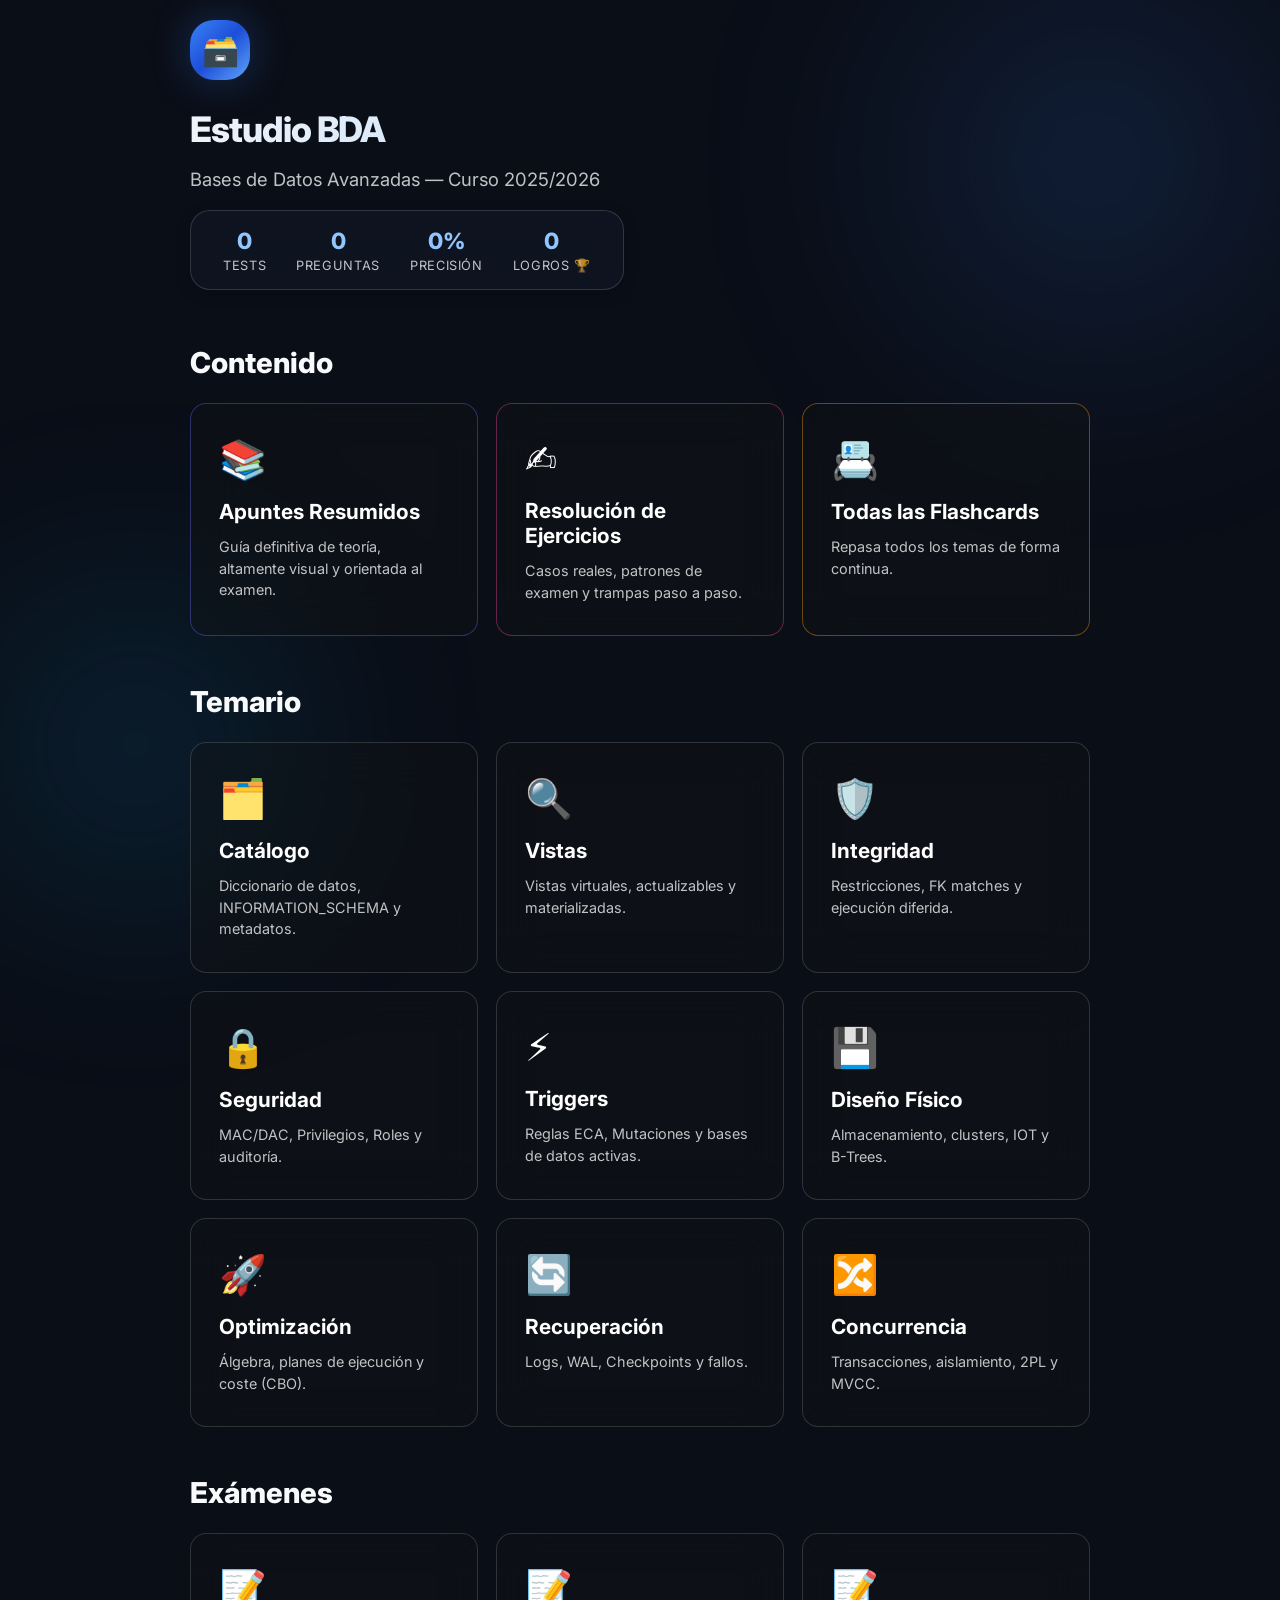
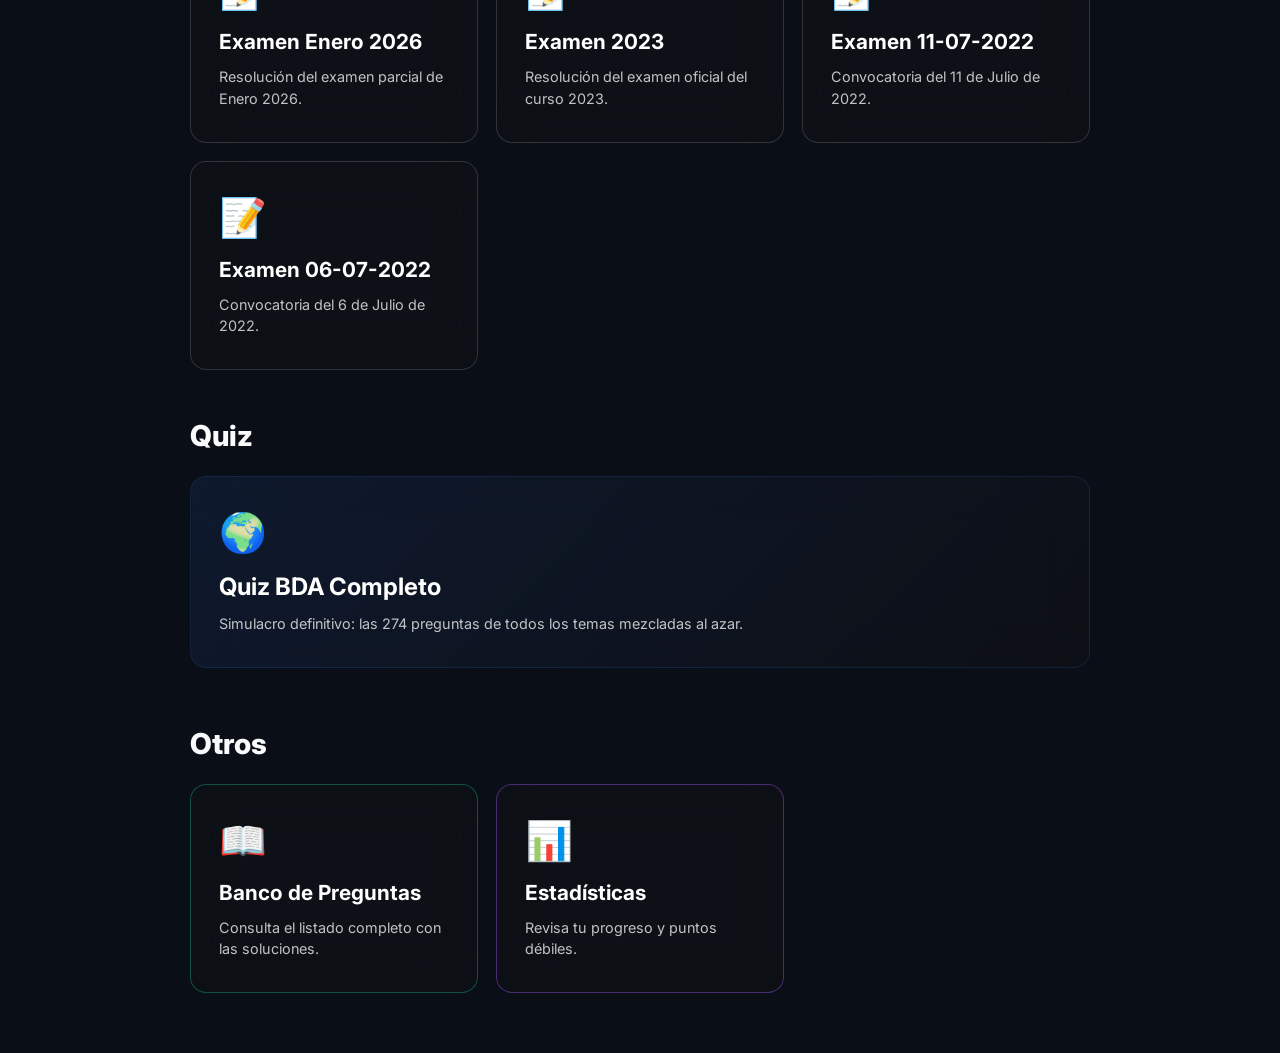
<file: index.html>
<!DOCTYPE html>
<html lang="es">
<head>
  <meta charset="UTF-8">
  <meta name="viewport" content="width=device-width, initial-scale=1.0">
  <title>Estudio BDA — Portal de Estudio</title>
  <meta name="description" content="Portal de estudio interactivo para Bases de Datos Avanzadas. Quizzes, estadísticas y banco de preguntas para preparar el examen.">
  <link href="https://fonts.googleapis.com/css2?family=Inter:wght@300;400;500;600;700;800&display=swap" rel="stylesheet">
  <link rel="stylesheet" href="shared/shared.css">
  <script src="shared/shared.js"></script>
  <style>
    :root {
      --bg-primary: #0a0e1a;
      --bg-secondary: #111827;
      --bg-card: #1a1f35;
      --text-primary: #f3f4f6;
      --text-secondary: #9ca3af;
      --accent: #3b82f6;
      --accent-glow: rgba(59, 130, 246, 0.3);
      --radius-lg: 16px;
      --radius-xl: 24px;
      --border-subtle: rgba(255, 255, 255, 0.08);
    }
    html {
      background: #0a0e17;
    }
    body {
      margin: 0;
      padding: 0;
      font-family: 'Inter', -apple-system, system-ui, sans-serif;
      background: linear-gradient(125deg, #0c1220, #1a2744, #0d3b66, #1b2838);
      color: var(--text-primary);
      min-height: 100vh;
    }
    .bg-glow {
      position: fixed;
      border-radius: 50%;
      filter: blur(120px);
      opacity: 0.4;
      pointer-events: none;
      z-index: 0;
    }
    .bg-glow-1 {
      width: 500px; height: 500px;
      background: radial-gradient(circle, rgba(59,130,246,0.25), transparent 70%);
      top: -10%; right: -5%;
    }
    .bg-glow-2 {
      width: 400px; height: 400px;
      background: radial-gradient(circle, rgba(14,165,233,0.2), transparent 70%);
      bottom: -5%; left: -5%;
    }
    .container {
      max-width: 900px;
      margin: 0 auto;
      padding: 20px 24px 60px;
      position: relative;
      z-index: 1;
    }
    .hero {
      text-align: left;
      margin-bottom: 20px;
    }
    .hero-badge {
      display: inline-flex;
      align-items: center;
      justify-content: center;
      width: 60px;
      height: 60px;
      border-radius: var(--radius-xl);
      background: linear-gradient(135deg, #3b82f6, #1d4ed8, #60a5fa);
      box-shadow: 0 0 40px var(--accent-glow);
      margin-bottom: 4px;
      animation: pulse-glow 3s ease-in-out infinite;
    }
    @keyframes pulse-glow {
      0%, 100% { box-shadow: 0 0 20px var(--accent-glow); }
      50% { box-shadow: 0 0 50px var(--accent-glow); }
    }
    .hero-icon { font-size: 30px; }
    .hero-title {
      font-size: clamp(1.6rem, 4vw, 2.2rem);
      font-weight: 800;
      background: linear-gradient(135deg, #f1f5f9, #93c5fd);
      -webkit-background-clip: text;
      -webkit-text-fill-color: transparent;
      letter-spacing: -0.03em;
      margin-bottom: 8px;
    }
    .hero-subtitle {
      font-size: 1.15rem;
      color: var(--text-secondary);
      font-weight: 400;
      margin-bottom: 12px;
    }
    /* Stats Widget Container */
    .stats-container {
      display: flex;
      justify-content: flex-start;
      margin-bottom: 25px;
    }
    .stats-widget {
      display: inline-flex;
      gap: 30px;
      padding: 16px 32px;
      background: rgba(17, 24, 39, 0.6);
      border-radius: 20px;
      border: 1px solid var(--border-subtle);
      backdrop-filter: blur(10px);
    }
    .stat-item {
      display: flex;
      flex-direction: column;
      align-items: center;
      gap: 4px;
      text-decoration: none;
    }
    .stat-value {
      font-size: 1.4rem;
      font-weight: 800;
      color: #93c5fd;
    }
    .stat-label {
      font-size: 0.8rem;
      color: var(--text-secondary);
      text-transform: uppercase;
      letter-spacing: 0.05em;
    }
    /* Bento Grid */
    .bento-grid {
      display: grid;
      grid-template-columns: repeat(2, 1fr);
      gap: 18px;
    }
    .bento-card {
      background: rgba(20, 20, 20, 0.35);
      backdrop-filter: blur(24px);
      -webkit-backdrop-filter: blur(24px);
      border: 1px solid var(--border-subtle);
      border-radius: var(--radius-lg);
      padding: 32px 28px;
      text-decoration: none;
      color: var(--text-primary);
      display: flex;
      flex-direction: column;
      gap: 12px;
      transition: all 0.35s cubic-bezier(0.4, 0, 0.2, 1);
      position: relative;
      overflow: hidden;
    }
    .bento-card::before {
      content: '';
      position: absolute;
      inset: 0;
      background: linear-gradient(135deg, rgba(59,130,246,0.15), transparent);
      opacity: 0;
      transition: opacity 0.3s;
    }
    .bento-card:hover {
      transform: translateY(-6px);
      box-shadow: 0 20px 40px rgba(0, 0, 0, 0.4), 0 0 30px var(--accent-glow);
      border-color: rgba(59, 130, 246, 0.3);
    }
    .bento-card:hover::before { opacity: 1; }
    .bento-card > * { position: relative; z-index: 1; }
    .bento-card-icon { font-size: 2.4rem; margin-bottom: 4px; }
    .bento-card-title { font-size: 1.3rem; font-weight: 700; }
    .bento-card-desc { font-size: 0.9rem; color: var(--text-secondary); line-height: 1.5; }
    .bento-card.featured {
      grid-column: 1 / -1;
      background: linear-gradient(135deg, rgba(59,130,246,0.1), rgba(20,20,20,0.35));
      border-color: rgba(59, 130, 246, 0.15);
    }
    .bento-card.featured .bento-card-title {
      font-size: 1.5rem;
    }
    .bento-card-badge {
      display: inline-block;
      padding: 4px 12px;
      background: rgba(59,130,246,0.15);
      color: #93c5fd;
      border-radius: 50px;
      font-size: 0.75rem;
      font-weight: 600;
      text-transform: uppercase;
      letter-spacing: 0.05em;
    }
    @media (max-width: 640px) {
      .bento-grid {
        grid-template-columns: 1fr;
      }
      .hero-badge {
        width: 70px; height: 70px;
      }
      .hero-icon { font-size: 32px; }
      .bento-card { padding: 24px 20px; }
      .container { padding: 40px 16px 60px; }
    }
    /* Light Theme */
    
    
    
    
    
    
    
    
    .section-title {
      grid-column: 1 / -1;
      font-size: 1.8rem;
      font-weight: 800;
      margin: 30px 0 5px 0;
      color: #f8fafc;
    }

  </style>
</head>
<body>
  <div class="bg-glow bg-glow-1"></div>
  <div class="bg-glow bg-glow-2"></div>

  <div class="container">
    <div class="hero">
      <div class="hero-badge"><span class="hero-icon">🗃️</span></div>
      <h1 class="hero-title">Estudio BDA</h1>
      <p class="hero-subtitle">Bases de Datos Avanzadas — Curso 2025/2026</p>
    </div>

    <div class="stats-container">
      <div id="stats-widget"></div>
    </div>

    <div class="bento-grid" style="grid-template-columns: repeat(auto-fit, minmax(250px, 1fr));">
      
      <h2 class="section-title" style="margin-top: 0;">Contenido</h2>
      <a href="apuntes/index.html" class="bento-card" style="border-color: rgba(99, 102, 241, 0.4);">
        <span class="bento-card-icon">📚</span>
        <span class="bento-card-title">Apuntes Resumidos</span>
        <span class="bento-card-desc">Guía definitiva de teoría, altamente visual y orientada al examen.</span>
      </a>
      <a href="guia/index.html" class="bento-card" style="border-color: rgba(236, 72, 153, 0.4);">
        <span class="bento-card-icon">✍️</span>
        <span class="bento-card-title">Resolución de Ejercicios</span>
        <span class="bento-card-desc">Casos reales, patrones de examen y trampas paso a paso.</span>
      </a>
      <a href="shared/flashcards.html" class="bento-card" style="border-color: rgba(245, 158, 11, 0.4);">
        <span class="bento-card-icon">📇</span>
        <span class="bento-card-title">Todas las Flashcards</span>
        <span class="bento-card-desc">Repasa todos los temas de forma continua.</span>
      </a>

      <h2 class="section-title">Temario</h2>
      <a href="estudio-bda/index.html?mode=category&category=catalogo" class="bento-card">
        <span class="bento-card-icon">🗂️</span>
        <span class="bento-card-title">Catálogo</span>
        <span class="bento-card-desc">Diccionario de datos, INFORMATION_SCHEMA y metadatos.</span>
      </a>
      <a href="estudio-bda/index.html?mode=category&category=vistas" class="bento-card">
        <span class="bento-card-icon">🔍</span>
        <span class="bento-card-title">Vistas</span>
        <span class="bento-card-desc">Vistas virtuales, actualizables y materializadas.</span>
      </a>
      <a href="estudio-bda/index.html?mode=category&category=integridade" class="bento-card">
        <span class="bento-card-icon">🛡️</span>
        <span class="bento-card-title">Integridad</span>
        <span class="bento-card-desc">Restricciones, FK matches y ejecución diferida.</span>
      </a>
      <a href="estudio-bda/index.html?mode=category&category=seguridade" class="bento-card">
        <span class="bento-card-icon">🔒</span>
        <span class="bento-card-title">Seguridad</span>
        <span class="bento-card-desc">MAC/DAC, Privilegios, Roles y auditoría.</span>
      </a>
      <a href="estudio-bda/index.html?mode=category&category=activas" class="bento-card">
        <span class="bento-card-icon">⚡</span>
        <span class="bento-card-title">Triggers</span>
        <span class="bento-card-desc">Reglas ECA, Mutaciones y bases de datos activas.</span>
      </a>
      <a href="estudio-bda/index.html?mode=category&category=desenofisico" class="bento-card">
        <span class="bento-card-icon">💾</span>
        <span class="bento-card-title">Diseño Físico</span>
        <span class="bento-card-desc">Almacenamiento, clusters, IOT y B-Trees.</span>
      </a>
      <a href="estudio-bda/index.html?mode=category&category=optimizacion" class="bento-card">
        <span class="bento-card-icon">🚀</span>
        <span class="bento-card-title">Optimización</span>
        <span class="bento-card-desc">Álgebra, planes de ejecución y coste (CBO).</span>
      </a>
      <a href="estudio-bda/index.html?mode=category&category=recuperacion" class="bento-card">
        <span class="bento-card-icon">🔄</span>
        <span class="bento-card-title">Recuperación</span>
        <span class="bento-card-desc">Logs, WAL, Checkpoints y fallos.</span>
      </a>
      <a href="estudio-bda/index.html?mode=category&category=concorrencia" class="bento-card">
        <span class="bento-card-icon">🔀</span>
        <span class="bento-card-title">Concurrencia</span>
        <span class="bento-card-desc">Transacciones, aislamiento, 2PL y MVCC.</span>
      </a>

      <h2 class="section-title">Exámenes</h2>
      <a href="estudio-bda/index.html?mode=category&category=examen_2026_enero" class="bento-card">
        <span class="bento-card-icon">📝</span>
        <span class="bento-card-title">Examen Enero 2026</span>
        <span class="bento-card-desc">Resolución del examen parcial de Enero 2026.</span>
      </a>
      <a href="estudio-bda/index.html?mode=category&category=examen_2023" class="bento-card">
        <span class="bento-card-icon">📝</span>
        <span class="bento-card-title">Examen 2023</span>
        <span class="bento-card-desc">Resolución del examen oficial del curso 2023.</span>
      </a>
      <a href="estudio-bda/index.html?mode=category&category=examen_2022_julio_11" class="bento-card">
        <span class="bento-card-icon">📝</span>
        <span class="bento-card-title">Examen 11-07-2022</span>
        <span class="bento-card-desc">Convocatoria del 11 de Julio de 2022.</span>
      </a>
      <a href="estudio-bda/index.html?mode=category&category=examen_2022_julio_06" class="bento-card">
        <span class="bento-card-icon">📝</span>
        <span class="bento-card-title">Examen 06-07-2022</span>
        <span class="bento-card-desc">Convocatoria del 6 de Julio de 2022.</span>
      </a>

      <h2 class="section-title">Quiz</h2>
      <a href="estudio-bda/index.html?mode=all" class="bento-card featured" style="grid-column: 1 / -1; margin-bottom: 10px;">
        <span class="bento-card-icon">🌍</span>
        <span class="bento-card-title">Quiz BDA Completo</span>
        <span class="bento-card-desc">Simulacro definitivo: las 274 preguntas de todos los temas mezcladas al azar.</span>
      </a>

      <h2 class="section-title">Otros</h2>
      <a href="banco-preguntas/index.html" class="bento-card" style="border-color: rgba(16, 185, 129, 0.4);">
        <span class="bento-card-icon">📖</span>
        <span class="bento-card-title">Banco de Preguntas</span>
        <span class="bento-card-desc">Consulta el listado completo con las soluciones.</span>
      </a>
      <a href="estadisticas/index.html" class="bento-card" style="border-color: rgba(168, 85, 247, 0.4);">
        <span class="bento-card-icon">📊</span>
        <span class="bento-card-title">Estadísticas</span>
        <span class="bento-card-desc">Revisa tu progreso y puntos débiles.</span>
      </a></div>
  </div>

  <!-- Modal Chooser -->
  <div id="choice-modal" class="modal-overlay hidden">
    <div class="modal-content">
      <button class="modal-close" id="modal-close">✕</button>
      <div class="modal-badge"><span id="modal-icon">🗂️</span></div>
      <h2 class="modal-title" id="modal-title">Catálogo</h2>
      <p class="modal-subtitle">¿Cómo quieres estudiar este tema?</p>
      
      <div class="modal-options">
        <button class="modal-option-btn primary" id="btn-start-examen" style="display: none;">
          <span class="btn-emoji">📄</span>
          <div class="btn-text">
            <strong>Examen Completo</strong>
            <span>Ver la resolución completa del examen original.</span>
          </div>
        </button>
        <button class="modal-option-btn primary" id="btn-start-quiz">
          <span class="btn-emoji">📝</span>
          <div class="btn-text">
            <strong>Cuestionario</strong>
            <span>Preguntas con opciones y justificación</span>
          </div>
        </button>
        <button class="modal-option-btn secondary" id="btn-start-flashcards">
          <span class="btn-emoji">📇</span>
          <div class="btn-text">
            <strong>Flashcards</strong>
            <span>Tarjetas de memoria rápida por delante y por detrás</span>
          </div>
        </button>
        <button class="modal-option-btn" id="btn-start-resumen">
          <span class="btn-emoji">📚</span>
          <div class="btn-text">
            <strong>Resumen</strong>
            <span>Ver los apuntes teóricos de este tema</span>
          </div>
        </button>
      </div>
    </div>
  </div>

  <style>
    .modal-overlay {
      position: fixed; inset: 0; background: rgba(0,0,0,0.7); backdrop-filter: blur(8px);
      display: flex; align-items: center; justify-content: center; z-index: 1000;
      opacity: 1; transition: opacity 0.3s;
    }
    .modal-overlay.hidden { opacity: 0; pointer-events: none; }
    .modal-content {
      background: var(--bg-card); border: 1px solid var(--border-subtle);
      border-radius: var(--radius-xl); padding: 40px; text-align: center;
      max-width: 440px; width: 90%; position: relative;
      transform: translateY(0) scale(1); transition: transform 0.3s cubic-bezier(0.175, 0.885, 0.32, 1.275);
      box-shadow: 0 20px 50px rgba(0,0,0,0.5);
    }
    .modal-overlay.hidden .modal-content { transform: translateY(30px) scale(0.95); }
    .modal-close {
      position: absolute; top: 16px; right: 16px; background: none; border: none;
      color: var(--text-secondary); font-size: 1.2rem; cursor: pointer;
    }
    .modal-close:hover { color: var(--text-primary); }
    .modal-badge {
      width: 70px; height: 70px; border-radius: 50%; background: var(--accent-glow);
      display: inline-flex; align-items: center; justify-content: center; font-size: 2rem;
      margin-bottom: 16px; border: 1px solid rgba(59,130,246,0.3);
    }
    .modal-title { font-size: 1.8rem; margin-bottom: 8px; color: var(--text-primary); font-weight: 800; }
    .modal-subtitle { color: var(--text-secondary); margin-bottom: 30px; font-size: 0.95rem; }
    .modal-options { display: flex; flex-direction: column; gap: 12px; }
    .modal-option-btn {
      display: flex; align-items: center; gap: 16px; padding: 16px;
      border-radius: var(--radius-lg); border: 1px solid var(--border-subtle);
      background: rgba(255,255,255,0.03); cursor: pointer; transition: all 0.2s; text-align: left; color: var(--text-primary); font-family: inherit;
    }
    .modal-option-btn:hover { background: rgba(255,255,255,0.08); border-color: var(--accent); transform: translateY(-2px); }
    .modal-option-btn.primary:hover { border-color: #10b981; background: rgba(16,185,129,0.1); }
    .modal-option-btn.secondary:hover { border-color: #3b82f6; background: rgba(59,130,246,0.1); }
    .btn-emoji { font-size: 1.8rem; }
    .btn-text { display: flex; flex-direction: column; }
    .btn-text strong { font-size: 1.05rem; margin-bottom: 4px; }
    .btn-text span { font-size: 0.8rem; color: var(--text-secondary); }
  </style>

  <script>
    document.addEventListener('DOMContentLoaded', () => {
      window.QuizStats.load();
      window.QuizStats.renderIndexWidget('stats-widget');

      const modal = document.getElementById('choice-modal');
      const closeBtn = document.getElementById('modal-close');
      const titleEl = document.getElementById('modal-title');
      const iconEl = document.getElementById('modal-icon');
      const btnQuiz = document.getElementById('btn-start-quiz');
      const btnExamen = document.getElementById('btn-start-examen');
      const btnFlash = document.getElementById('btn-start-flashcards');
      const btnResumen = document.getElementById('btn-start-resumen');

      let currentCategory = null;

      document.querySelectorAll('.bento-card').forEach(card => {
        card.addEventListener('click', (e) => {
          const href = card.getAttribute('href');
          if (href && href.includes('?mode=category&category=')) {
            e.preventDefault();
            const urlParams = new URLSearchParams(href.split('?')[1]);
            currentCategory = urlParams.get('category');
            if (currentCategory.startsWith('examen')) {
              btnFlash.style.display = 'none';
              btnResumen.style.display = 'none';
              btnExamen.style.display = 'flex';
            } else {
              btnFlash.style.display = 'flex';
              btnResumen.style.display = 'flex';
              btnExamen.style.display = 'none';
            }
            titleEl.textContent = card.querySelector('.bento-card-title').textContent;
            iconEl.textContent = card.querySelector('.bento-card-icon').textContent;
            modal.classList.remove('hidden');
          }
        });
      });

      closeBtn.addEventListener('click', () => modal.classList.add('hidden'));
      modal.addEventListener('click', (e) => {
        if (e.target === modal) modal.classList.add('hidden');
      });

      btnQuiz.addEventListener('click', () => {
        window.location.href = `estudio-bda/index.html?mode=category&category=${currentCategory}`;
      });
      
      btnExamen.addEventListener('click', () => {
        window.location.href = `guia/${currentCategory}.html`;
      });

      btnFlash.addEventListener('click', () => {
        window.location.href = `shared/flashcards.html?topic=${currentCategory}`;
      });
      btnResumen.addEventListener('click', () => {
        window.location.href = `apuntes/index.html?topic=${currentCategory}`;
      });
    });
  </script>
</body>
</html>
</file>
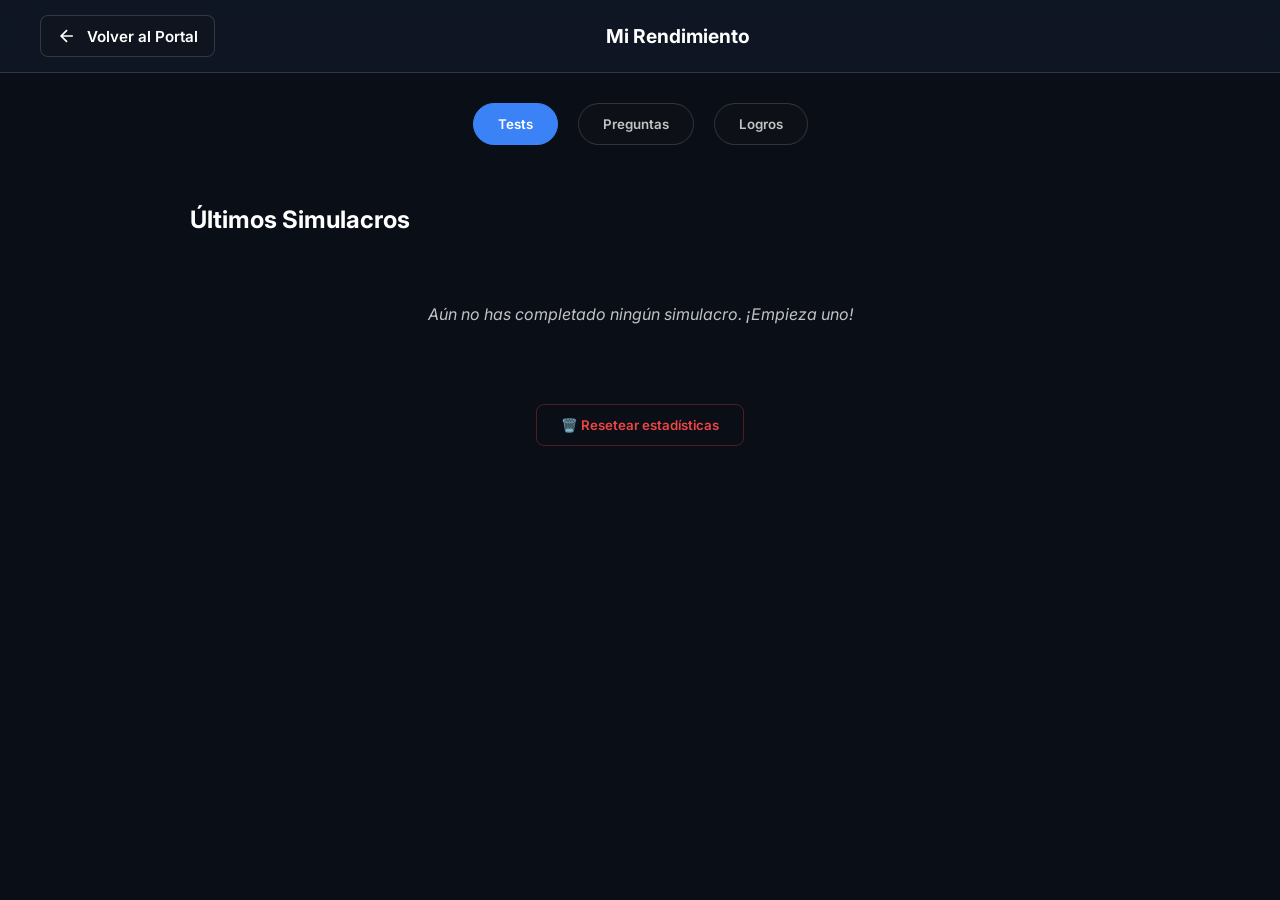
<file: estadisticas/index.html>
<!DOCTYPE html>
<html lang="es">
<head>
  <meta charset="UTF-8">
  <meta name="viewport" content="width=device-width, initial-scale=1.0">
  <title>Estadísticas | Quiz BDA</title>
  <link href="https://fonts.googleapis.com/css2?family=Inter:wght@300;400;500;600;700;800&display=swap" rel="stylesheet">
  <link rel="stylesheet" href="../shared/shared.css">
  <script src="../shared/shared.js"></script>
  <style>
    :root {
      --bg-primary: #0a0e1a;
      --bg-secondary: #111827;
      --bg-card: #1a1f35;
      --text-primary: #f3f4f6;
      --text-secondary: #9ca3af;
      --accent: #3b82f6;
      --radius-lg: 16px;
      --border-subtle: rgba(255, 255, 255, 0.08);
      --correct: #10b981;
      --wrong: #ef4444;
    }
    body {
      margin: 0; padding: 0;
      font-family: 'Inter', sans-serif;
      background-color: var(--bg-primary);
      color: var(--text-primary);
    }
    .top-bar {
      position: sticky; top: 0;
      background: rgba(17, 24, 39, 0.8);
      backdrop-filter: blur(10px);
      padding: 15px 40px;
      display: flex; justify-content: space-between; align-items: center;
      z-index: 100;
      border-bottom: 1px solid var(--border-subtle);
    }
    .back-btn { display: flex; align-items: center; gap: 10px; color: var(--text-primary); text-decoration: none; font-weight: 600; font-size: 0.95rem; background: var(--bg-card); padding: 10px 16px; border-radius: 8px; border: 1px solid var(--border-subtle); transition: all 0.2s; }
    .back-btn:hover { background: var(--accent); border-color: var(--accent); }
    .tabs {
      display: flex; gap: 20px;
      justify-content: center; margin-top: 30px;
    }
    .tab-btn {
      background: var(--bg-card);
      border: 1px solid var(--border-subtle);
      color: var(--text-secondary);
      padding: 12px 24px; border-radius: 30px;
      cursor: pointer; font-weight: 600; transition: all 0.2s;
      font-family: inherit;
    }
    .tab-btn.active {
      background: var(--accent); color: #fff; border-color: var(--accent);
    }
    .container {
      max-width: 900px; margin: 0 auto; padding: 40px 20px;
    }
    .tab-content { display: none; }
    .tab-content.active { display: block; }
    .history-card {
      background: var(--bg-card);
      border: 1px solid var(--border-subtle);
      border-radius: var(--radius-lg);
      padding: 20px; margin-bottom: 15px;
      display: flex; justify-content: space-between; align-items: center;
    }
    .history-card.correct-border { border-left: 4px solid var(--correct); }
    .history-card.wrong-border { border-left: 4px solid var(--wrong); }
    .history-info { display: flex; flex-direction: column; gap: 5px; }
    .history-date { font-size: 0.8rem; color: var(--text-secondary); }
    .history-title { font-weight: 600; font-size: 1.1rem; }
    .history-stats { text-align: right; }
    .history-pct { font-size: 1.5rem; font-weight: 800; color: var(--accent); }
    .achievements-grid {
      display: grid;
      grid-template-columns: repeat(auto-fill, minmax(250px, 1fr));
      gap: 20px;
    }
    .ach-card {
      background: var(--bg-card);
      border: 1px solid var(--border-subtle);
      border-radius: var(--radius-lg);
      padding: 20px; text-align: center;
      transition: opacity 0.3s;
    }
    .ach-card.locked { opacity: 0.5; filter: grayscale(1); }
    .ach-icon { font-size: 3rem; margin-bottom: 10px; }
    .ach-title { font-weight: 700; margin-bottom: 5px; }
    .ach-desc { font-size: 0.85rem; color: var(--text-secondary); }
    .empty-state { text-align: center; color: var(--text-secondary); padding: 50px; font-style: italic; }
    .reset-btn {
      display: block;
      margin: 30px auto 0;
      background: transparent;
      border: 1px solid rgba(239, 68, 68, 0.3);
      color: #ef4444;
      padding: 12px 24px;
      border-radius: 8px;
      cursor: pointer;
      font-weight: 600;
      font-family: inherit;
      transition: all 0.2s;
    }
    .reset-btn:hover {
      background: rgba(239, 68, 68, 0.1);
    }
    @media (max-width: 600px) {
      .achievements-grid { grid-template-columns: 1fr; gap: 12px; }
      .ach-card {
        display: grid; grid-template-columns: auto 1fr; grid-template-rows: auto auto;
        gap: 4px 15px; align-items: center; padding: 16px; text-align: left;
      }
      .ach-icon {
        grid-column: 1; grid-row: 1 / span 2; font-size: 2rem; margin-bottom: 0;
        background: rgba(255,255,255,0.05); width: 50px; height: 50px;
        display: flex; align-items: center; justify-content: center; border-radius: 50%;
      }
      .ach-title { grid-column: 2; grid-row: 1; font-size: 1rem; margin-bottom: 0; align-self: end; }
      .ach-desc { grid-column: 2; grid-row: 2; font-size: 0.8rem; align-self: start; }
      .history-card { padding: 15px; }
      .history-title { font-size: 0.95rem; }
      .history-pct { font-size: 1.2rem; }
      .tabs { gap: 10px; }
      .tab-btn { padding: 10px 16px; font-size: 0.85rem; }
      .top-bar { padding: 15px 20px; }
    }
  </style>
</head>
<body>
  <div class="top-bar">
    <a href="../index.html" class="back-btn">
      <svg width="20" height="20" viewBox="0 0 24 24" fill="none" stroke="currentColor" stroke-width="2"><path d="M19 12H5M12 19l-7-7 7-7"/></svg>
      Volver al Portal
    </a>
    <h2 style="margin:0; font-size: 1.2rem;">Mi Rendimiento</h2>
    <div style="width: 100px;"></div>
  </div>
  <div class="tabs">
    <button class="tab-btn active" data-target="tests">Tests</button>
    <button class="tab-btn" data-target="preguntas">Preguntas</button>
    <button class="tab-btn" data-target="logros">Logros</button>
  </div>
  <div class="container">
    <div id="tests" class="tab-content active">
      <h2 style="margin-bottom: 20px;">Últimos Simulacros</h2>
      <div id="tests-list"></div>
    </div>
    <div id="preguntas" class="tab-content">
      <h2 style="margin-bottom: 20px;">Últimas Preguntas</h2>
      <div id="preguntas-list"></div>
    </div>
    <div id="logros" class="tab-content">
      <h2 style="margin-bottom: 20px;">Tus Trofeos</h2>
      <div id="logros-list" class="achievements-grid"></div>
    </div>
    <button class="reset-btn" id="btn-reset">🗑️ Resetear estadísticas</button>
  </div>
  <script src="app.js"></script>
</body>
</html>
</file>
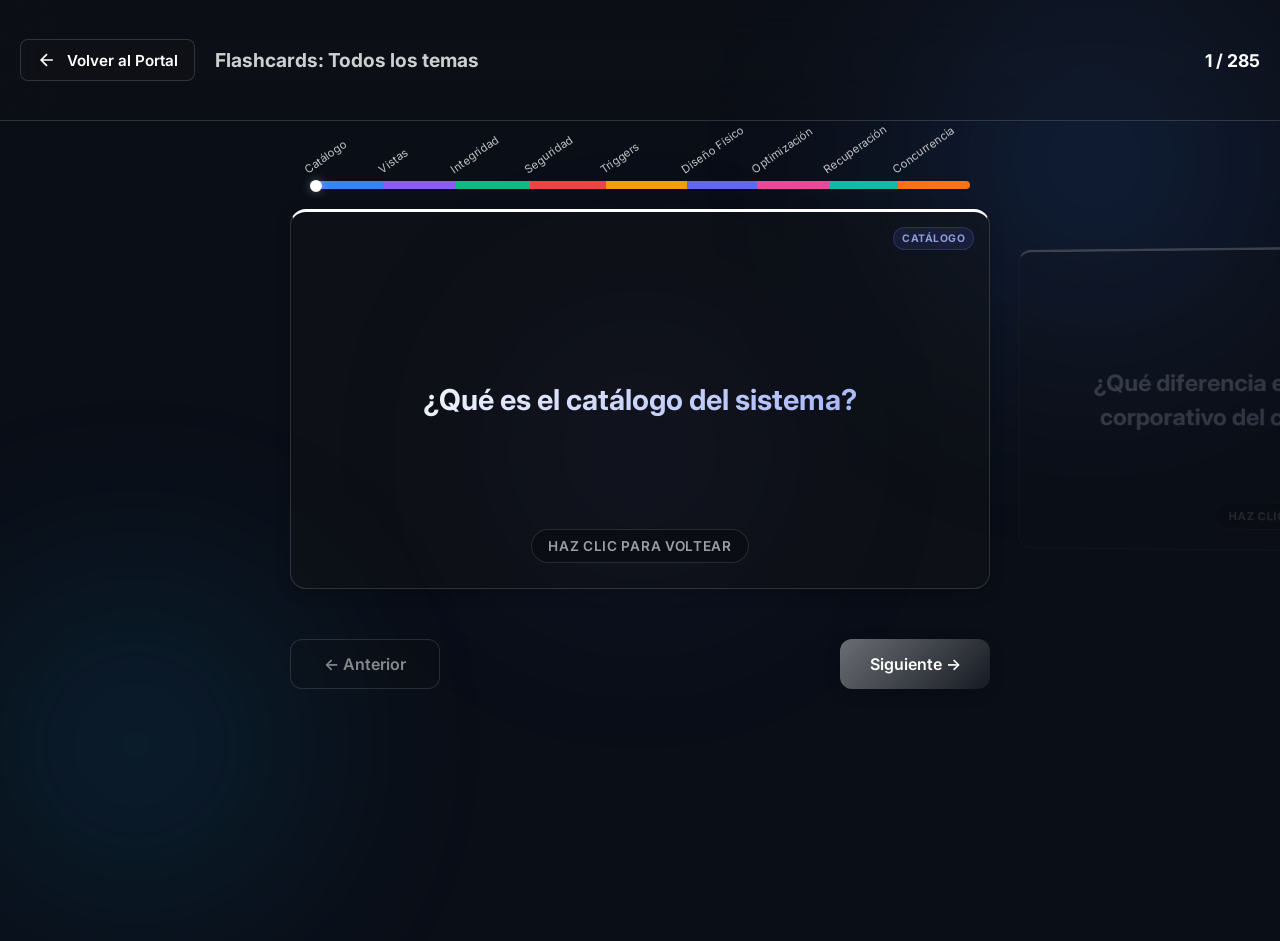
<file: shared/flashcards.html>
<!DOCTYPE html>
<html lang="es">
<head>
  <meta charset="UTF-8">
  <meta name="viewport" content="width=device-width, initial-scale=1.0">
  <title>Flashcards | BDA 2026</title>
  <link rel="preconnect" href="https://fonts.googleapis.com">
  <link rel="preconnect" href="https://fonts.gstatic.com" crossorigin>
  <link href="https://fonts.googleapis.com/css2?family=Inter:wght@300;400;500;600;700;800;900&display=swap" rel="stylesheet">
  <link rel="stylesheet" href="shared.css">
  <link rel="stylesheet" href="flashcards.css">
</head>
<body>
  <div class="bg-grid"></div>
  <div class="bg-glow bg-glow-1"></div>
  <div class="bg-glow bg-glow-2"></div>
  <div class="bg-glow bg-glow-3"></div>

  <div id="app">
    <header class="quiz-header" style="justify-content: flex-start; padding: 20px;">
      <a href="../index.html" class="back-btn" title="Volver al Portal">
        <svg width="20" height="20" viewBox="0 0 24 24" fill="none" stroke="currentColor" stroke-width="2"><path d="M19 12H5M12 19l-7-7 7-7"/></svg>
        <span>Volver al Portal</span>
      </a>
      <h2 style="margin: 0; margin-left: 20px; font-size: 1.2rem; opacity: 0.8;" id="topic-title">Flashcards</h2>
      <div style="margin-left: auto; font-size: 1.1rem; font-weight: bold;">
        <span id="current-card">1</span> / <span id="total-cards">0</span>
      </div>
    </header>

    <main class="quiz-body" style="display:flex; justify-content:flex-start; padding-top: 30px; align-items:center; height: calc(100vh - 80px); flex-direction: column; position: relative; box-sizing: border-box;">
      
      <div id="scrollbar-wrapper" style="width: 100%; max-width: 700px; margin-bottom: 20px; padding: 0 20px; box-sizing: border-box; display: none;">
        <div id="scrollbar-labels" style="display: flex; width: 100%; font-size: 0.7rem; color: var(--text-secondary); margin-bottom: 5px; position: relative; height: 25px;"></div>
        
        <div style="position: relative; height: 8px; display: flex; align-items: center;">
          <div id="scrollbar-markers" style="position: absolute; left: 0; right: 0; height: 8px; border-radius: 4px; overflow: hidden; background: var(--bg-option); display: flex;"></div>
          <input type="range" id="card-slider" min="0" max="0" value="0" style="width: 100%; cursor: pointer; position: absolute; left: 0; right: 0; margin: 0; z-index: 2;" class="custom-slider">
        </div>
      </div>

      <div class="flashcards-wrapper" id="flashcards-wrapper">
        <!-- Las flashcards se generarán dinámicamente aquí -->
      </div>
      
      <div class="flashcard-controls">
        <button class="btn-secondary" id="btn-prev">← Anterior</button>
        <button class="btn-primary" id="btn-next">Siguiente →</button>
      </div>
    </main>
  </div>

  <script src="shared.js"></script>
  <script src="flashcards-data.js"></script>
  <script src="flashcards.js"></script>
</body>
</html>
</file>
<file: shared/shared.css>
/* ====================================================
   GLOBAL GLASSMORPHISM OVERRIDES (Premium Bento Box)
   Quiz BDA 2026
   ==================================================== */
body:not(.light-theme) {
  --bg-primary: transparent !important;
  --bg-secondary: rgba(20, 20, 20, 0.3) !important;
  --bg-card: rgba(20, 20, 20, 0.35) !important;
  --bg-card-hover: rgba(40, 40, 40, 0.45) !important;
  --bg-glass: rgba(20, 20, 20, 0.25) !important;
  --bg-option: rgba(0, 0, 0, 0.25) !important;
  --bg-option-hover: rgba(255, 255, 255, 0.15) !important;

  --accent-primary: #fff !important;
  --accent-primary-soft: rgba(255, 255, 255, 0.15) !important;
  --accent-primary-glow: rgba(255, 255, 255, 0.3) !important;
  --accent-secondary: #f0f0f0 !important;
  --accent-gradient: linear-gradient(135deg, rgba(255,255,255,0.4), rgba(255,255,255,0.05)) !important;

  --color-correct: #10b981 !important;
  --color-correct-soft: rgba(16, 185, 129, 0.2) !important;
  --color-correct-border: rgba(16, 185, 129, 0.6) !important;
  --color-wrong: #ef4444 !important;
  --color-wrong-soft: rgba(239, 68, 68, 0.2) !important;
  --color-wrong-border: rgba(239, 68, 68, 0.6) !important;

  --text-primary: #ffffff !important;
  --text-secondary: rgba(255, 255, 255, 0.75) !important;
  --text-tertiary: rgba(255, 255, 255, 0.5) !important;
  --text-accent: #ffffff !important;

  --border-subtle: rgba(255, 255, 255, 0.15) !important;
  --border-medium: rgba(255, 255, 255, 0.25) !important;

  --shadow-sm: 0 4px 15px rgba(0,0,0,0.2) !important;
  --shadow-md: 0 10px 30px rgba(0,0,0,0.4) !important;
  --shadow-lg: 0 20px 40px rgba(0,0,0,0.5) !important;
  --shadow-glow: 0 0 25px rgba(255, 255, 255, 0.15) !important;
}

html {
  background-color: #0a0e17 !important;
}

body:not(.light-theme) {
  background: #0a0e17 !important;
  animation: none !important;
}

.bg-grid {
  display: none !important;
}

.bg-glow, .bg-glow-1, .bg-glow-2, .bg-glow-3 {
  animation: none !important;
}

body:not(.light-theme) .mode-card, 
body:not(.light-theme) .question-card, 
body:not(.light-theme) .category-btn, 
body:not(.light-theme) .justification-body,
body:not(.light-theme) .custom-modal-box {
  backdrop-filter: blur(24px);
  -webkit-backdrop-filter: blur(24px);
  box-shadow: 0 10px 30px -10px rgba(0, 0, 0, 0.5);
  background: var(--bg-card) !important;
  border-color: var(--border-subtle) !important;
}

body:not(.light-theme) .quiz-header {
  background: rgba(20, 20, 20, 0.2) !important;
  backdrop-filter: blur(24px) !important;
  -webkit-backdrop-filter: blur(24px) !important;
  border-bottom: 1px solid var(--border-subtle) !important;
}

body:not(.light-theme) .logo-badge {
  background: rgba(255,255,255,0.1) !important;
  border: 1px solid rgba(255,255,255,0.2) !important;
  backdrop-filter: blur(10px);
  box-shadow: var(--shadow-glow) !important;
}

body:not(.light-theme) .landing-title {
  background: linear-gradient(135deg, #ffffff, #93c5fd) !important;
  -webkit-background-clip: text !important;
  -webkit-text-fill-color: transparent !important;
  text-shadow: 0 4px 20px rgba(0,0,0,0.3);
}

body:not(.light-theme) .bg-glow-1 { background: radial-gradient(circle, rgba(59, 130, 246, 0.7), transparent 70%) !important; }
body:not(.light-theme) .bg-glow-2 { background: radial-gradient(circle, rgba(14, 165, 233, 0.7), transparent 70%) !important; }
body:not(.light-theme) .bg-glow-3 { background: radial-gradient(circle, rgba(99, 102, 241, 0.7), transparent 70%) !important; }

body:not(.light-theme) .option-btn {
  background: rgba(0,0,0,0.2) !important;
  backdrop-filter: blur(10px);
}
body:not(.light-theme) .option-btn:not(.answered):hover {
  background: rgba(255,255,255,0.15) !important;
  border-color: rgba(255,255,255,0.4) !important;
}



/* Achievements Notification */
.achievement-toast {
  position: fixed;
  bottom: -100px;
  left: 50%;
  transform: translateX(-50%);
  background: linear-gradient(135deg, #3b82f6 0%, #1d4ed8 100%);
  color: #fff;
  padding: 15px 25px;
  border-radius: 30px;
  font-weight: bold;
  display: flex;
  align-items: center;
  gap: 15px;
  box-shadow: 0 10px 20px rgba(59, 130, 246, 0.3);
  z-index: 9999;
  transition: bottom 0.5s cubic-bezier(0.175, 0.885, 0.32, 1.275);
}

.achievement-toast.show {
  bottom: 30px;
}

/* Stats Widget on Index */
.stats-widget {
  background: var(--bg-card);
  border: 1px solid var(--border-subtle);
  border-radius: 12px;
  padding: 15px 30px;
  display: inline-flex;
  gap: 30px;
  margin-bottom: 30px;
  box-shadow: 0 4px 15px rgba(0,0,0,0.2);
}

.stat-item {
  display: flex;
  flex-direction: column;
  align-items: center;
}

.stat-value {
  font-size: 1.5rem;
  font-weight: 800;
  color: var(--accent);
}

.stat-label {
  font-size: 0.8rem;
  color: var(--text-secondary);
  text-transform: uppercase;
  letter-spacing: 1px;
}

/* Light Mode Overrides for Quizzes & Banco */
body.light-theme h1,
body.light-theme .landing-title,
body.light-theme .module-title {
  background: none !important;
  -webkit-text-fill-color: var(--text-primary) !important;
  color: var(--text-primary) !important;
}

body.light-theme .quiz-header {
  background: rgba(255, 255, 255, 0.85);
  border-bottom: 1px solid #e5e7eb;
}

body.light-theme .option-btn {
  background: #f9fafb;
  border-color: #d1d5db;
  color: #111827;
}

body.light-theme .option-btn:not(.answered):hover {
  background: #f3f4f6;
  border-color: #3b82f6;
}

body.light-theme .option-btn.correct {
  background: #d1fae5;
  border-color: #10b981;
}
body.light-theme .option-btn.wrong {
  background: #fee2e2;
  border-color: #ef4444;
}

body.light-theme .justification-text,
body.light-theme .justification {
  color: #374151 !important;
}

body.light-theme .justification {
  background: rgba(59, 130, 246, 0.08) !important;
}

body.light-theme .option-item {
  background: #f9fafb;
  color: #111827;
}

body.light-theme .option-item.correct {
  background: #d1fae5;
  color: #047857;
  border-color: #10b981;
}
body.light-theme .option-item.incorrect {
  background: #f9fafb;
  color: #111827;
  border-color: #e5e7eb;
}

/* ====================================================
   MOBILE RESPONSIVE OVERRIDES
   ==================================================== */
@media (max-width: 600px) {
  .stats-widget {
    padding: 12px !important;
    gap: 15px !important;
    width: 100% !important;
    box-sizing: border-box !important;
    justify-content: space-around !important;
  }
  .stat-value {
    font-size: 1.2rem !important;
  }
  .stat-label {
    font-size: 0.65rem !important;
  }
  
  .back-to-portal {
    top: 15px !important;
    left: 15px !important;
    padding: 6px 12px !important;
    font-size: 0.8rem !important;
    background: rgba(0, 0, 0, 0.5) !important;
    backdrop-filter: blur(5px) !important;
    z-index: 999 !important;
  }
  
  .landing-content {
    padding-top: 80px !important;
    padding-bottom: 30px !important;
  }
  .logo-badge {
    width: 60px !important;
    height: 60px !important;
    margin-bottom: 15px !important;
  }
  .logo-icon {
    font-size: 28px !important;
  }
  .landing-title {
    font-size: 1.8rem !important;
  }
  .landing-subtitle {
    font-size: 0.95rem !important;
    margin-bottom: 20px !important;
  }
  
  .mode-cards {
    grid-template-columns: 1fr !important;
    gap: 12px !important;
  }
  .mode-card {
    padding: 15px 12px !important;
  }
  .mode-card-icon {
    font-size: 1.5rem !important;
    margin-bottom: 8px !important;
  }
  .mode-card-title {
    font-size: 1rem !important;
    margin-bottom: 4px !important;
  }
  .mode-card-desc {
    font-size: 0.8rem !important;
    margin-bottom: 8px !important;
  }
  
  .quiz-body {
    padding: 20px 15px 40px !important;
  }
  .question-text {
    font-size: 1.1rem !important;
    margin-bottom: 20px !important;
  }
  .option-btn {
    padding: 12px 15px !important;
    font-size: 0.85rem !important;
    gap: 10px !important;
  }
  .option-letter {
    width: 28px !important;
    height: 28px !important;
    font-size: 0.75rem !important;
  }
  
  .quiz-header {
    padding: 12px 15px !important;
    gap: 10px !important;
  }
  .quiz-progress-info, .score-display {
    font-size: 0.8rem !important;
  }
  
  .question-actions:not(.hidden) {
    position: fixed !important;
    bottom: 0 !important;
    left: 0 !important;
    right: 0 !important;
    padding: 15px 20px !important;
    background: rgba(12, 18, 32, 0.95) !important;
    backdrop-filter: blur(10px) !important;
    border-top: 1px solid rgba(255, 255, 255, 0.1) !important;
    z-index: 100 !important;
    margin-top: 0 !important;
    display: flex !important;
    justify-content: space-between !important;
    gap: 12px !important;
    box-shadow: 0 -5px 20px rgba(0,0,0,0.3) !important;
  }
  .question-actions .btn-primary, 
  .question-actions .btn-secondary {
    flex: 1 !important;
    margin: 0 !important;
    text-align: center !important;
    padding: 14px 20px !important;
    font-size: 1rem !important;
  }
  
  .question-card {
    padding: 16px !important;
  }
  .question-header {
    flex-direction: column !important;
    gap: 8px !important;
  }
  .options-list .option-item {
    padding: 10px 12px !important;
    font-size: 0.85rem !important;
  }
}

/* Custom Modal Styles */
.custom-modal-overlay {
  position: fixed;
  top: 0; left: 0; right: 0; bottom: 0;
  background: rgba(10, 14, 26, 0.85);
  backdrop-filter: blur(8px);
  display: flex;
  align-items: center;
  justify-content: center;
  z-index: 100000;
  opacity: 0;
  pointer-events: none;
  transition: opacity 0.3s ease;
}

.custom-modal-overlay.show {
  opacity: 1;
  pointer-events: auto;
}

.custom-modal-box {
  background: var(--bg-card, #1a1f35);
  border: 1px solid var(--border-subtle, rgba(255, 255, 255, 0.08));
  border-radius: var(--radius-lg, 16px);
  padding: 30px;
  max-width: 450px;
  width: 90%;
  text-align: center;
  box-shadow: 0 20px 40px rgba(0, 0, 0, 0.5);
  transform: translateY(20px) scale(0.95);
  transition: all 0.3s cubic-bezier(0.34, 1.56, 0.64, 1);
}

.custom-modal-overlay.show .custom-modal-box {
  transform: translateY(0) scale(1);
}

.custom-modal-title {
  font-size: 1.4rem;
  font-weight: 700;
  margin: 0 0 15px 0;
  color: var(--text-primary, #f3f4f6);
}

.custom-modal-desc {
  font-size: 1rem;
  color: var(--text-secondary, #9ca3af);
  margin: 0 0 25px 0;
  line-height: 1.5;
}

.custom-modal-actions {
  display: flex;
  gap: 15px;
  justify-content: center;
  flex-wrap: wrap;
}

.custom-modal-btn {
  padding: 12px 24px;
  border-radius: 8px;
  font-weight: 600;
  font-size: 1rem;
  cursor: pointer;
  border: none;
  font-family: inherit;
  transition: all 0.2s;
}

.custom-modal-btn.primary {
  background: #3b82f6;
  color: #fff;
}
.custom-modal-btn.primary:hover {
  background: #2563eb;
  transform: translateY(-2px);
}

.custom-modal-btn.secondary {
  background: transparent;
  color: var(--text-primary, #fff);
  border: 1px solid rgba(255, 255, 255, 0.2);
}
.custom-modal-btn.secondary:hover {
  background: rgba(255, 255, 255, 0.05);
  transform: translateY(-2px);
}

.custom-modal-btn.danger {
  background: transparent;
  color: #ef4444;
  border: 1px solid rgba(239, 68, 68, 0.3);
}
.custom-modal-btn.danger:hover {
  background: rgba(239, 68, 68, 0.1);
  transform: translateY(-2px);
}

/* Resume Test Persistent Button */
.resume-test-btn {
  position: fixed;
  bottom: 24px;
  left: 24px;
  padding: 14px 24px;
  border-radius: 50px;
  background: linear-gradient(135deg, #3b82f6, #1d4ed8);
  color: #fff;
  border: 1px solid rgba(255, 255, 255, 0.2);
  cursor: pointer;
  z-index: 9999;
  box-shadow: 0 8px 20px rgba(59, 130, 246, 0.3);
  font-weight: 600;
  font-size: 1rem;
  display: flex;
  align-items: center;
  gap: 10px;
  transition: all 0.3s cubic-bezier(0.34, 1.56, 0.64, 1);
  font-family: inherit;
}

.resume-test-btn:hover {
  transform: translateY(-3px) scale(1.02);
  box-shadow: 0 12px 25px rgba(59, 130, 246, 0.4);
}

@media (max-width: 600px) {
  .resume-test-btn {
    bottom: 20px;
    left: 50%;
    transform: translateX(-50%);
    width: max-content;
    padding: 12px 20px;
  }
  .resume-test-btn:hover {
    transform: translateX(-50%) translateY(-3px) scale(1.02);
  }
}

@media (max-width: 768px) {
  .question-card {
    animation: fadeInMobile 0.4s cubic-bezier(0.4, 0, 0.2, 1) !important;
  }
}
@keyframes fadeInMobile {
  from { opacity: 0; }
  to { opacity: 1; }
}

/* Light Mode Overrides for Buttons */
body.light-theme .back-btn {
  color: var(--text-secondary) !important;
}
body.light-theme .back-btn:hover {
  color: var(--text-primary) !important;
}
body.light-theme .btn-icon {
  background: rgba(0, 0, 0, 0.05) !important;
  color: var(--text-secondary) !important;
}
body.light-theme .btn-icon:hover {
  background: var(--bg-hover);
}

.back-btn { display: flex; align-items: center; gap: 10px; color: var(--text-primary); text-decoration: none; font-weight: 600; font-size: 0.95rem; background: var(--bg-card); padding: 10px 16px; border-radius: 8px; border: 1px solid var(--border-subtle); transition: all 0.2s; }
.back-btn:hover { background: var(--accent); border-color: var(--accent); }

body.light-theme .btn-icon:hover {
  background: rgba(0, 0, 0, 0.1) !important;
  color: var(--text-primary) !important;
}
body.light-theme #btn-prev {
  color: var(--text-primary) !important;
  border-color: var(--border-subtle) !important;
}
@media (max-width: 768px) {
  body.light-theme .question-actions:not(.hidden) {
    background: rgba(255, 255, 255, 0.95) !important;
    border-top: 1px solid var(--border-subtle) !important;
  }
}
body.light-theme .btn-secondary {
  border-color: var(--border-subtle) !important;
  color: var(--text-primary) !important;
}
body.light-theme .btn-secondary:hover {
  background: #f3f4f6 !important;
}
body.light-theme .back-to-portal {
  background: rgba(0, 0, 0, 0.05) !important;
  color: var(--text-secondary) !important;
}
body.light-theme .back-to-portal:hover {
  background: rgba(0, 0, 0, 0.1) !important;
  color: var(--text-primary) !important;
}

/* Global code style override */
pre, pre[class*="language-"], code[class*="language-"], pre[class*="language-"] *, code[class*="language-"] * {
  font-family: 'JetBrains Mono', monospace !important;
  font-weight: bold !important;
}

/* Global inline code style */
code:not([class*="language-"]) {
  font-family: 'JetBrains Mono', monospace, sans-serif;
  background: rgba(0, 0, 0, 0.4) !important;
  padding: 2px 6px;
  border-radius: 4px;
  color: #f3f4f6 !important;
  font-weight: 600;
  text-shadow: none !important;
  border: 1px solid rgba(255,255,255,0.05);
}

body.light-theme code:not([class*="language-"]) {
  background: rgba(0, 0, 0, 0.05) !important;
  color: #1f2937 !important;
}
</file>
<file: shared/flashcards.css>
:root {
  --bg-primary: #0a0e1a;
  --bg-secondary: #111827;
  --bg-card: #1a1f35;
  --bg-card-hover: #222845;
  --bg-glass: rgba(26, 31, 53, 0.75);
  --bg-option: rgba(30, 38, 65, 0.6);
  --bg-option-hover: rgba(45, 55, 90, 0.8);
  --accent: #6366f1;
  --accent-hover: #4f46e5;
  --accent-primary: #6366f1;
  --accent-primary-soft: rgba(99, 102, 241, 0.15);
  --accent-primary-glow: rgba(99, 102, 241, 0.35);
  --accent-gradient: linear-gradient(135deg, #6366f1, #8b5cf6, #a78bfa);
  --text-primary: #f1f5f9;
  --text-secondary: #94a3b8;
  --border-subtle: rgba(148, 163, 184, 0.08);
  --border-medium: rgba(148, 163, 184, 0.15);
  --radius-lg: 16px;
  --radius-md: 12px;
  --shadow-sm: 0 2px 8px rgba(0,0,0,0.15);
  --shadow-glow: 0 0 30px var(--accent-primary-glow);
}

body {
  margin: 0;
  font-family: 'Inter', sans-serif;
  background: var(--bg-primary);
  color: var(--text-primary);
  overflow-x: hidden; /* prevent horizontal scrollbar during animations */
  overflow-y: auto;
}

/* Background animation */
.bg-grid {
  position: fixed;
  inset: 0;
  background-image:
    linear-gradient(rgba(99, 102, 241, 0.03) 1px, transparent 1px),
    linear-gradient(90deg, rgba(99, 102, 241, 0.03) 1px, transparent 1px);
  background-size: 60px 60px;
  z-index: 0;
  pointer-events: none;
}
.bg-glow {
  position: fixed;
  border-radius: 50%;
  filter: blur(120px);
  opacity: 0.4;
  pointer-events: none;
  z-index: 0;
  animation: float 15s ease-in-out infinite;
}
.bg-glow-1 {
  width: 500px; height: 500px;
  background: radial-gradient(circle, rgba(99, 102, 241, 0.25), transparent 70%);
  top: -10%; right: -5%;
}
.bg-glow-2 {
  width: 400px; height: 400px;
  background: radial-gradient(circle, rgba(139, 92, 246, 0.2), transparent 70%);
  bottom: -5%; left: -5%; animation-delay: -5s;
}
.bg-glow-3 {
  width: 300px; height: 300px;
  background: radial-gradient(circle, rgba(167, 139, 250, 0.15), transparent 70%);
  top: 50%; left: 50%; transform: translate(-50%, -50%); animation-delay: -10s;
}
@keyframes float {
  0%, 100% { transform: translate(0, 0) scale(1); }
  25% { transform: translate(30px, -20px) scale(1.05); }
  50% { transform: translate(-20px, 30px) scale(0.95); }
  75% { transform: translate(20px, 20px) scale(1.02); }
}

#app {
  position: relative;
  z-index: 1;
}

.quiz-header {
  display: flex;
  align-items: center;
  background: var(--bg-glass);
  backdrop-filter: blur(20px);
  -webkit-backdrop-filter: blur(20px);
  border-bottom: 1px solid var(--border-subtle);
  height: 80px;
}

.btn-icon {
  background: var(--bg-option);
  border: 1px solid var(--border-subtle);
  color: var(--text-secondary);
  transition: all 0.2s;
}
.btn-icon:hover {
  border-color: var(--accent-primary);
  color: var(--text-primary);
}

.flashcards-wrapper {
  position: relative;
  width: 100%;
  max-width: 700px;
  height: 380px;
  margin-bottom: 30px;
  perspective: 1500px;
  display: flex;
  justify-content: center;
  align-items: center;
}

.flashcard-container {
  position: absolute;
  width: 100%;
  height: 100%;
  cursor: pointer;
  transition: all 0.5s cubic-bezier(0.4, 0, 0.2, 1);
  opacity: 0;
  transform: translateX(0) scale(0.8);
  pointer-events: none;
  z-index: 1;
  touch-action: manipulation;
  -webkit-tap-highlight-color: transparent;
}

.flashcard-container.card-active {
  opacity: 1;
  transform: translateX(0) scale(1);
  pointer-events: auto;
  z-index: 3;
}

.flashcard-container.card-prev {
  opacity: 0.4;
  transform: translateX(-95%) scale(0.8) rotateY(5deg);
  pointer-events: auto;
  z-index: 2;
  filter: brightness(0.5);
}

.flashcard-container.card-next {
  opacity: 0.4;
  transform: translateX(95%) scale(0.8) rotateY(-5deg);
  pointer-events: auto;
  z-index: 2;
  filter: brightness(0.5);
}

.flashcard-container.card-prev:hover,
.flashcard-container.card-next:hover {
  opacity: 0.7;
  filter: brightness(0.8);
}

.flashcard-inner {
  position: relative;
  width: 100%;
  height: 100%;
  text-align: center;
  transition: transform 0.6s cubic-bezier(0.4, 0, 0.2, 1);
  transform-style: preserve-3d;
}

.flashcard-container.flipped .flashcard-inner {
  transform: rotateY(180deg);
}

.flashcard-front, .flashcard-back {
  position: absolute;
  width: 100%;
  height: 100%;
  backface-visibility: hidden;
  -webkit-backface-visibility: hidden;
  display: flex;
  flex-direction: column;
  justify-content: center;
  align-items: center;
  padding: 50px;
  box-sizing: border-box;
  background: var(--bg-card);
  border: 1px solid var(--border-subtle);
  border-radius: var(--radius-lg);
  box-shadow: var(--shadow-sm);
  transition: all 0.3s ease;
}

.flashcard-front {
  border-top: 3px solid var(--accent-primary);
}

.flashcard-front:hover {
  border-color: var(--accent-primary);
  box-shadow: var(--shadow-glow);
  transform: translateY(-5px);
}

.flashcard-back {
  transform: rotateY(180deg);
  background: var(--bg-card);
  border: 1px solid rgba(99, 102, 241, 0.3);
  box-shadow: 0 0 40px rgba(99, 102, 241, 0.15);
}

.flashcard-content {
  font-size: clamp(1.4rem, 3vw, 1.8rem);
  font-weight: 700;
  line-height: 1.5;
  white-space: pre-wrap;
  background: linear-gradient(135deg, #f1f5f9, #a5b4fc);
  -webkit-background-clip: text;
  -webkit-text-fill-color: transparent;
  background-clip: text;
}

.flashcard-back .flashcard-content {
  font-size: 1.15rem;
  font-weight: 500;
  text-align: left;
  width: 100%;
  overflow-y: auto;
  max-height: 100%;
  color: var(--text-primary);
  -webkit-text-fill-color: initial;
  background: none;
}

.flashcard-hint {
  position: absolute;
  bottom: 25px;
  font-size: 0.85rem;
  color: var(--text-secondary);
  font-weight: 600;
  text-transform: uppercase;
  letter-spacing: 0.05em;
  opacity: 0.8;
  background: var(--bg-option);
  padding: 8px 16px;
  border-radius: 50px;
  border: 1px solid var(--border-subtle);
}

.flashcard-controls {
  position: relative;
  margin-top: 20px;
  display: flex;
  gap: 20px;
  width: 100%;
  max-width: 700px;
  justify-content: space-between;
  z-index: 10;
  pointer-events: auto;
}

.flashcard-controls button {
  padding: 14px 28px;
  border-radius: var(--radius-md);
  font-family: 'Inter', sans-serif;
  font-size: 1rem;
  font-weight: 600;
  cursor: pointer;
  transition: all 0.25s cubic-bezier(0.4, 0, 0.2, 1);
  min-width: 150px;
  touch-action: manipulation;
}

.btn-secondary {
  background: var(--bg-card);
  border: 1px solid var(--border-medium);
  color: var(--text-primary);
}
.btn-secondary:hover:not(:disabled) {
  border-color: var(--accent-primary);
  transform: translateY(-2px);
  background: var(--bg-option-hover);
}

.btn-primary {
  background: var(--accent-gradient);
  border: none;
  color: white;
  box-shadow: var(--shadow-sm);
}
.btn-primary:hover:not(:disabled) {
  transform: translateY(-2px);
  box-shadow: var(--shadow-glow);
}

button:disabled {
  opacity: 0.3;
  cursor: not-allowed;
}

/* Scrollbar for back side */
.flashcard-back .flashcard-content::-webkit-scrollbar {
  width: 6px;
}
.flashcard-back .flashcard-content::-webkit-scrollbar-track {
  background: rgba(255, 255, 255, 0.05);
  border-radius: 10px;
}
.flashcard-back .flashcard-content::-webkit-scrollbar-thumb {
  background: rgba(99, 102, 241, 0.5);
  border-radius: 10px;
}

@media (max-width: 768px) {
  .bg-glow {
    display: none; /* DISABLED TO PREVENT MOBILE GPU CRASHES */
  }
  .quiz-header {
    backdrop-filter: none;
    -webkit-backdrop-filter: none;
    background: var(--bg-secondary);
  }
  .flashcards-wrapper {
    height: 60vh;
    min-height: 350px;
    max-height: 500px;
  }
  .flashcard-container {
    padding: 0 10px;
  }

  .flashcard-container.card-prev,
  .flashcard-container.card-next {
  opacity: 0.4;
  transform: translateX(95%) scale(0.8) rotateY(-5deg);
  pointer-events: auto;
  z-index: 2;
  filter: brightness(0.5);
}
  .flashcard-front, .flashcard-back {
    padding: 15px 15px 30px 15px;
  }
  .flashcard-content {
    font-size: 1.1rem;
  }
  .flashcard-back .flashcard-content {
    font-size: 0.95rem;
  }
  .flashcard-controls {
    padding: 0 15px;
    bottom: 15px;
    gap: 10px;
  }
  .flashcard-controls button {
    padding: 12px 15px;
    font-size: 0.9rem;
    min-width: auto;
    flex: 1;
  }
  .card-badges {
    top: 10px;
    right: 10px;
  }
  .card-badges .badge {
    font-size: 0.6rem;
    padding: 3px 6px;
  }
  .flashcard-hint {
    bottom: 15px;
    font-size: 0.75rem;
    padding: 6px 12px;
  }
}

/* Corner Badges */
.card-badges {
  position: absolute;
  top: 15px;
  right: 15px;
  display: flex;
  gap: 8px;
  opacity: 0.85;
}

.card-badges .badge {
  font-size: 0.65rem;
  padding: 4px 8px;
  border-radius: 12px;
  background: var(--bg-card, rgba(255,255,255,0.1));
  border: 1px solid var(--border-subtle, rgba(255,255,255,0.1));
  color: var(--text-secondary, #9ca3af);
  font-weight: 700;
  text-transform: uppercase;
  letter-spacing: 0.5px;
}

.card-badges .topic-badge {
  background: rgba(99, 102, 241, 0.15);
  color: #a5b4fc;
  border-color: rgba(99, 102, 241, 0.3);
}



/* Custom Slider Styles */
.custom-slider {
  -webkit-appearance: none;
  appearance: none;
  width: 100%;
  background: transparent;
  outline: none;
}
.custom-slider::-webkit-slider-thumb {
  -webkit-appearance: none;
  appearance: none;
  height: 12px;
  width: 12px;
  border-radius: 50%;
  background: var(--text-primary);
  border: 2px solid var(--accent-primary);
  cursor: pointer;
  margin-top: -2px;
  box-shadow: 0 0 10px var(--accent-primary-glow);
  transition: transform 0.1s;
}
.custom-slider::-webkit-slider-thumb:hover {
  transform: scale(1.2);
}
.custom-slider::-webkit-slider-runnable-track {
  width: 100%;
  height: 6px;
  cursor: pointer;
  background: transparent;
  border-radius: 3px;
}



.flashcard-container.card-hidden-left {
  opacity: 0;
  transform: translateX(-150%) scale(0.8);
  pointer-events: none;
  z-index: 1;
}

.flashcard-container.card-hidden-right {
  opacity: 0;
  transform: translateX(150%) scale(0.8);
  pointer-events: none;
  z-index: 1;
}

/* Fix backface visibility issues due to transparency */
/* Using a very fast crossfade right at the edge-on angle (0.25s - 0.35s) to prevent the blank frame flicker */
.flashcard-back {
  opacity: 0 !important;
  visibility: hidden !important;
  transition: opacity 0.1s 0.25s, visibility 0s 0.35s !important;
}
.flashcard-container.flipped .flashcard-back {
  opacity: 1 !important;
  visibility: visible !important;
  transition: opacity 0.1s 0.25s, visibility 0s 0s !important;
}

.flashcard-front {
  opacity: 1 !important;
  visibility: visible !important;
  transition: opacity 0.1s 0.25s, visibility 0s 0s !important;
}
.flashcard-container.flipped .flashcard-front {
  opacity: 0 !important;
  visibility: hidden !important;
  transition: opacity 0.1s 0.25s, visibility 0s 0.35s !important;
}
</file>
